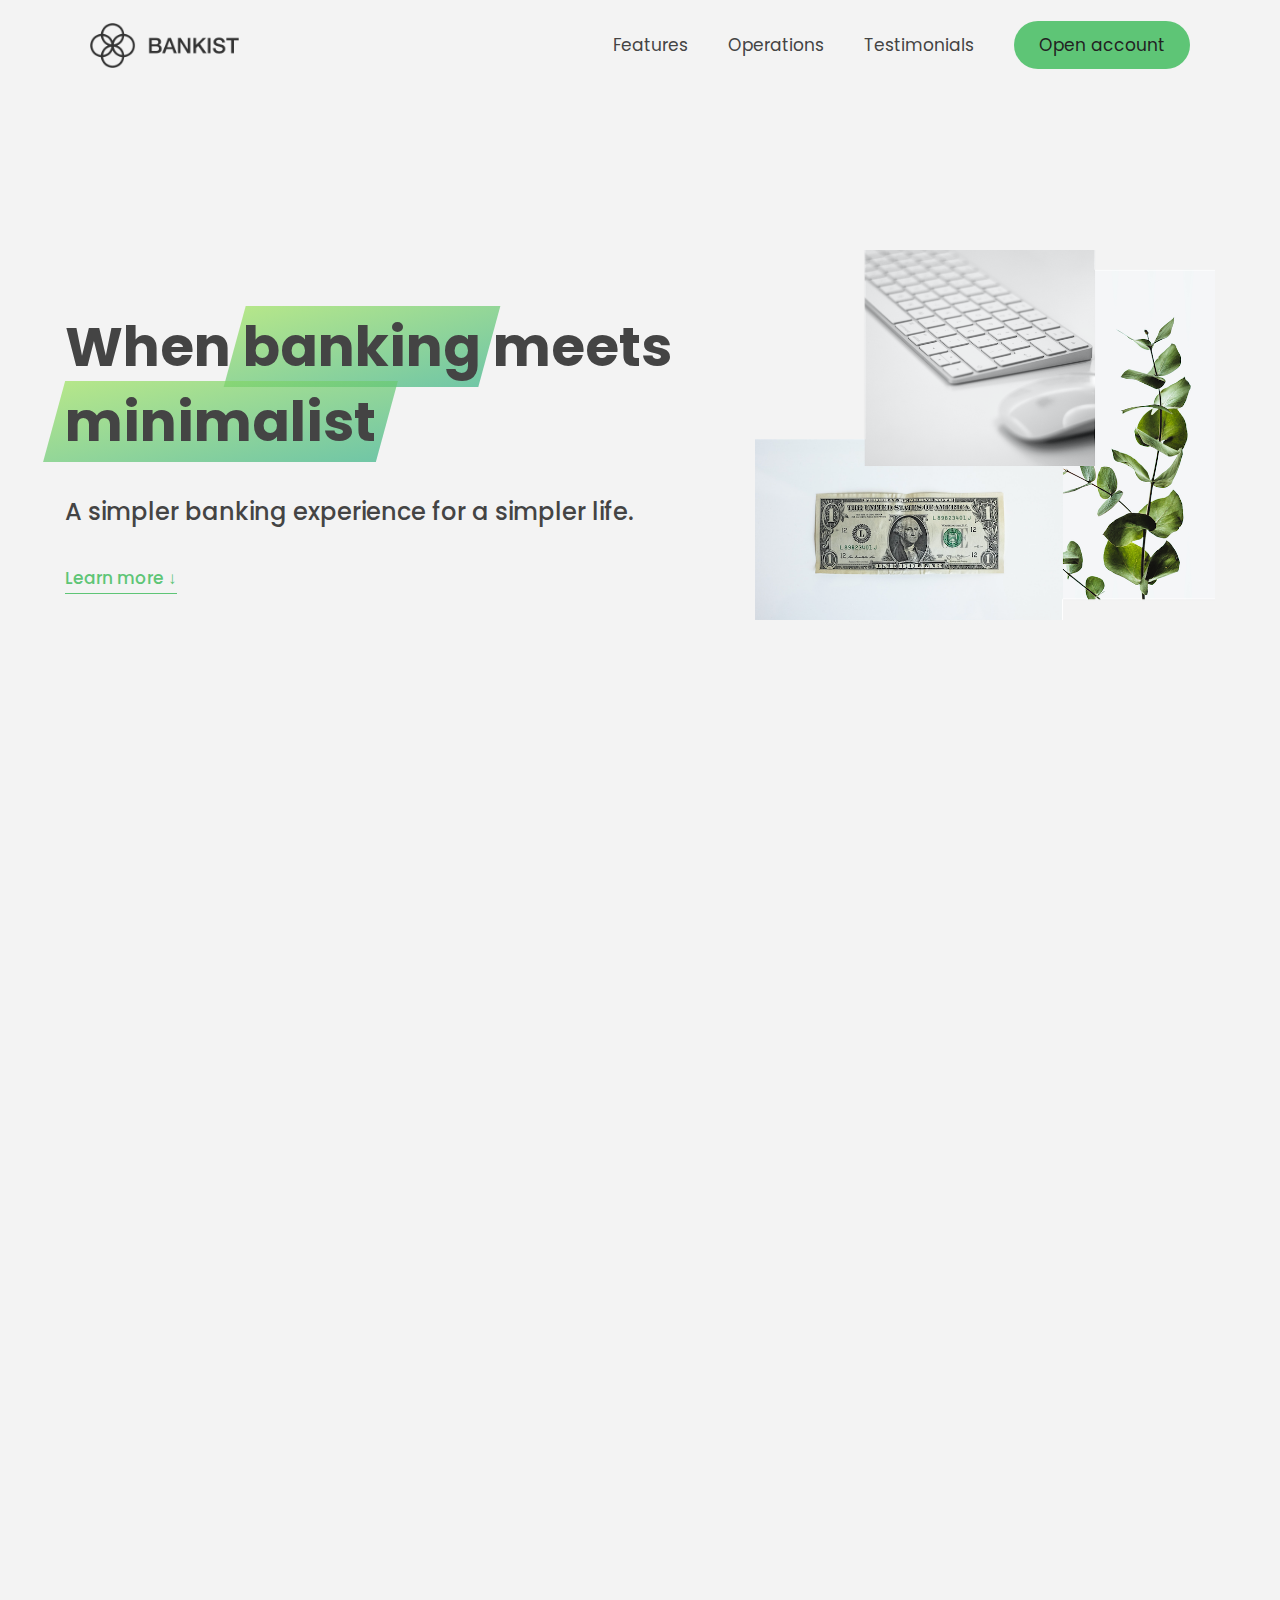
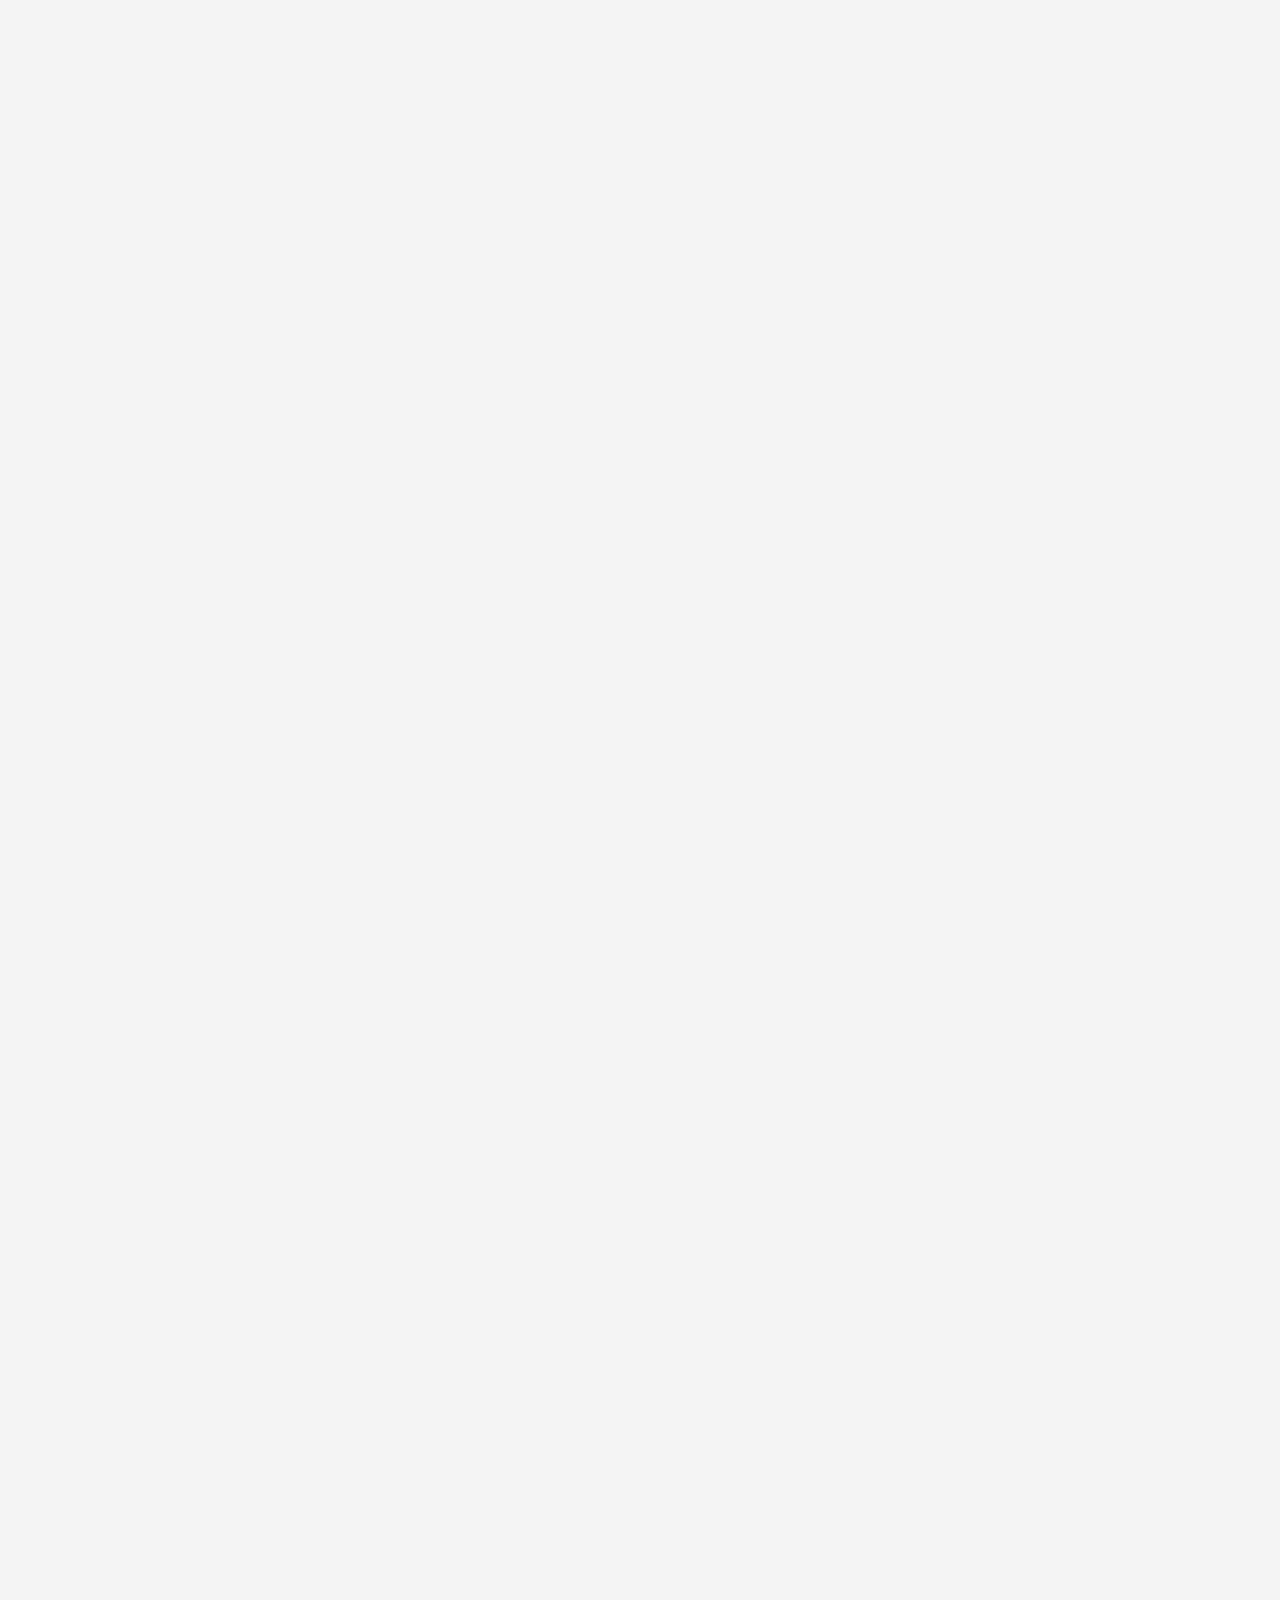
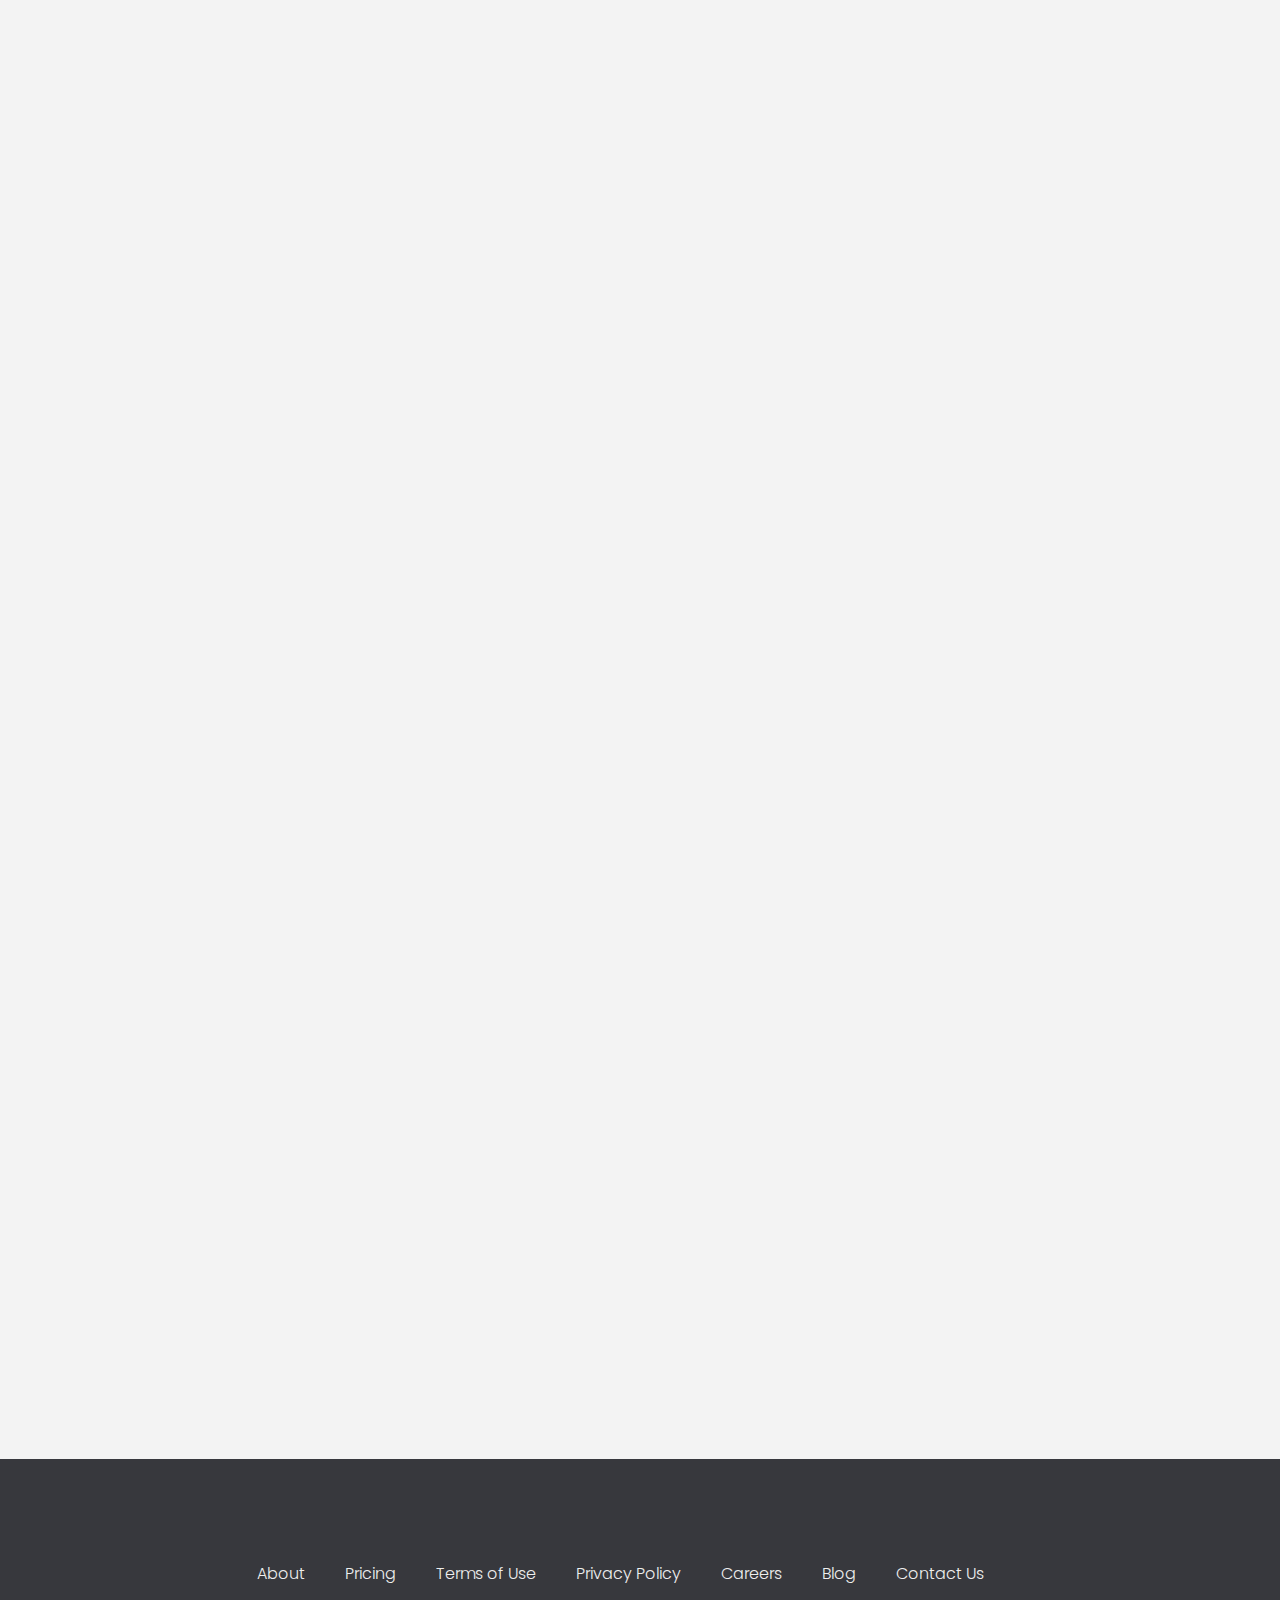
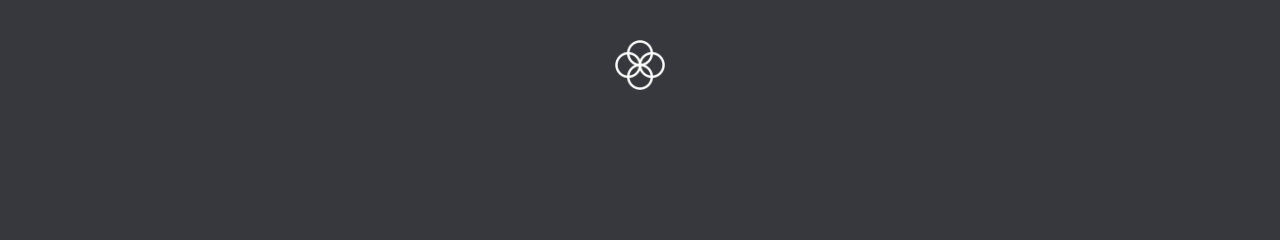
<file: index.html>
<!DOCTYPE html>
<html lang="en">

<head>
  <meta charset="UTF-8" />
  <meta name="viewport" content="width=device-width, initial-scale=1.0" />
  <meta http-equiv="X-UA-Compatible" content="ie=edge" />
  <link rel="shortcut icon" type="image/png" href="img/icon.png" />

  <link href="https://fonts.googleapis.com/css?family=Poppins:300,400,500,600&display=swap" rel="stylesheet" />
  <link rel="stylesheet" href="style.css" />
  <title>Bankist | When Banking meets Minimalist</title>

  <script defer src="script.js"></script>
</head>

<body>
  <header class="header">
    <nav class="nav">
      <img src="img/logo.png" alt="Bankist logo" class="nav__logo" id="logo" designer="Jonas"
        data-version-number="3.0" />
      <ul class="nav__links">
        <li class="nav__item">
          <a class="nav__link" href="#section--1">Features</a>
        </li>
        <li class="nav__item">
          <a class="nav__link" href="#section--2">Operations</a>
        </li>
        <li class="nav__item">
          <a class="nav__link" href="#section--3">Testimonials</a>
        </li>
        <li class="nav__item">
          <a class="nav__link nav__link--btn btn--show-modal" href="#">Open account</a>
        </li>

      </ul>
    </nav>

    <div class="header__title">
      <!-- <h1 onclick="alert('HTML alert')"> -->
      <h1>
        When
        <!-- Green highlight effect -->
        <span class="highlight">banking</span>
        meets<br />
        <span class="highlight">minimalist</span>
      </h1>
      <h4>A simpler banking experience for a simpler life.</h4>
      <button class="btn--text btn--scroll-to">Learn more &DownArrow;</button>
      <img src="img/hero.png" class="header__img" alt="Minimalist bank items" />
    </div>
  </header>

  <section class="section" id="section--1">
    <div class="section__title">
      <h2 class="section__description">Features</h2>
      <h3 class="section__header">
        Everything you need in a modern bank and more.
      </h3>
    </div>

    <div class="features">
      <img src="img/digital-lazy.jpg" data-src="img/digital.jpg" alt="Computer" class="features__img lazy-img" />
      <div class="features__feature">
        <div class="features__icon">
          <svg>
            <use xlink:href="img/icons.svg#icon-monitor"></use>
          </svg>
        </div>
        <h5 class="features__header">100% digital bank</h5>
        <p>
          Lorem ipsum dolor sit amet consectetur adipisicing elit. Unde alias
          sint quos? Accusantium a fugiat porro reiciendis saepe quibusdam
          debitis ducimus.
        </p>
      </div>

      <div class="features__feature">
        <div class="features__icon">
          <svg>
            <use xlink:href="img/icons.svg#icon-trending-up"></use>
          </svg>
        </div>
        <h5 class="features__header">Watch your money grow</h5>
        <p>
          Nesciunt quos autem dolorum voluptates cum dolores dicta fuga
          inventore ab? Nulla incidunt eius numquam sequi iste pariatur
          quibusdam!
        </p>
      </div>
      <img src="img/grow-lazy.jpg" data-src="img/grow.jpg" alt="Plant" class="features__img lazy-img" />

      <img src="img/card-lazy.jpg" data-src="img/card.jpg" alt="Credit card" class="features__img lazy-img" />
      <div class="features__feature">
        <div class="features__icon">
          <svg>
            <use xlink:href="img/icons.svg#icon-credit-card"></use>
          </svg>
        </div>
        <h5 class="features__header">Free debit card included</h5>
        <p>
          Quasi, fugit in cumque cupiditate reprehenderit debitis animi enim
          eveniet consequatur odit quam quos possimus assumenda dicta fuga
          inventore ab.
        </p>
      </div>
    </div>
  </section>

  <section class="section" id="section--2">
    <div class="section__title">
      <h2 class="section__description">Operations</h2>
      <h3 class="section__header">
        Everything as simple as possible, but no simpler.
      </h3>
    </div>

    <div class="operations">
      <div class="operations__tab-container">
        <button class="btn operations__tab operations__tab--1 operations__tab--active" data-tab="1">
          <span>01</span>Instant Transfers
        </button>
        <button class="btn operations__tab operations__tab--2" data-tab="2">
          <span>02</span>Instant Loans
        </button>
        <button class="btn operations__tab operations__tab--3" data-tab="3">
          <span>03</span>Instant Closing
        </button>
      </div>
      <div class="operations__content operations__content--1 operations__content--active">
        <div class="operations__icon operations__icon--1">
          <svg>
            <use xlink:href="img/icons.svg#icon-upload"></use>
          </svg>
        </div>
        <h5 class="operations__header">
          Tranfser money to anyone, instantly! No fees, no BS.
        </h5>
        <p>
          Lorem ipsum dolor sit amet, consectetur adipisicing elit, sed do
          eiusmod tempor incididunt ut labore et dolore magna aliqua. Ut enim
          ad minim veniam, quis nostrud exercitation ullamco laboris nisi ut
          aliquip ex ea commodo consequat.
        </p>
      </div>

      <div class="operations__content operations__content--2">
        <div class="operations__icon operations__icon--2">
          <svg>
            <use xlink:href="img/icons.svg#icon-home"></use>
          </svg>
        </div>
        <h5 class="operations__header">
          Buy a home or make your dreams come true, with instant loans.
        </h5>
        <p>
          Duis aute irure dolor in reprehenderit in voluptate velit esse
          cillum dolore eu fugiat nulla pariatur. Excepteur sint occaecat
          cupidatat non proident, sunt in culpa qui officia deserunt mollit
          anim id est laborum.
        </p>
      </div>
      <div class="operations__content operations__content--3">
        <div class="operations__icon operations__icon--3">
          <svg>
            <use xlink:href="img/icons.svg#icon-user-x"></use>
          </svg>
        </div>
        <h5 class="operations__header">
          No longer need your account? No problem! Close it instantly.
        </h5>
        <p>
          Excepteur sint occaecat cupidatat non proident, sunt in culpa qui
          officia deserunt mollit anim id est laborum. Ut enim ad minim
          veniam, quis nostrud exercitation ullamco laboris nisi ut aliquip ex
          ea commodo consequat.
        </p>
      </div>
    </div>
  </section>

  <section class="section" id="section--3">
    <div class="section__title section__title--testimonials">
      <h2 class="section__description">Not sure yet?</h2>
      <h3 class="section__header">
        Millions of Bankists are already making their lifes simpler.
      </h3>
    </div>

    <div class="slider">
      <div class="slide">
        <div class="testimonial">
          <h5 class="testimonial__header">Best financial decision ever!</h5>
          <blockquote class="testimonial__text">
            Lorem ipsum dolor sit, amet consectetur adipisicing elit.
            Accusantium quas quisquam non? Quas voluptate nulla minima
            deleniti optio ullam nesciunt, numquam corporis et asperiores
            laboriosam sunt, praesentium suscipit blanditiis. Necessitatibus
            id alias reiciendis, perferendis facere pariatur dolore veniam
            autem esse non voluptatem saepe provident nihil molestiae.
          </blockquote>
          <address class="testimonial__author">
            <img src="img/user-1.jpg" alt="" class="testimonial__photo" />
            <h6 class="testimonial__name">Aarav Lynn</h6>
            <p class="testimonial__location">San Francisco, USA</p>
          </address>
        </div>
      </div>

      <div class="slide">
        <div class="testimonial">
          <h5 class="testimonial__header">
            The last step to becoming a complete minimalist
          </h5>
          <blockquote class="testimonial__text">
            Quisquam itaque deserunt ullam, quia ea repellendus provident,
            ducimus neque ipsam modi voluptatibus doloremque, corrupti
            laborum. Incidunt numquam perferendis veritatis neque repellendus.
            Lorem, ipsum dolor sit amet consectetur adipisicing elit. Illo
            deserunt exercitationem deleniti.
          </blockquote>
          <address class="testimonial__author">
            <img src="img/user-2.jpg" alt="" class="testimonial__photo" />
            <h6 class="testimonial__name">Miyah Miles</h6>
            <p class="testimonial__location">London, UK</p>
          </address>
        </div>
      </div>

      <div class="slide">
        <div class="testimonial">
          <h5 class="testimonial__header">
            Finally free from old-school banks
          </h5>
          <blockquote class="testimonial__text">
            Debitis, nihil sit minus suscipit magni aperiam vel tenetur
            incidunt commodi architecto numquam omnis nulla autem,
            necessitatibus blanditiis modi similique quidem. Odio aliquam
            culpa dicta beatae quod maiores ipsa minus consequatur error sunt,
            deleniti saepe aliquid quos inventore sequi. Necessitatibus id
            alias reiciendis, perferendis facere.
          </blockquote>
          <address class="testimonial__author">
            <img src="img/user-3.jpg" alt="" class="testimonial__photo" />
            <h6 class="testimonial__name">Francisco Gomes</h6>
            <p class="testimonial__location">Lisbon, Portugal</p>
          </address>
        </div>
      </div>

      <button class="slider__btn slider__btn--left">&larr;</button>
      <button class="slider__btn slider__btn--right">&rarr;</button>
      <div class="dots"></div>
    </div>
  </section>

  <section class="section section--sign-up">
    <div class="section__title">
      <h3 class="section__header">
        The best day to join Bankist was one year ago. The second best is
        today!
      </h3>
    </div>
    <button class="btn btn--show-modal">Open your free account today!</button>
  </section>

  <footer class="footer">
    <ul class="footer__nav">
      <li class="footer__item">
        <a class="footer__link" href="#">About</a>
      </li>
      <li class="footer__item">
        <a class="footer__link" href="#">Pricing</a>
      </li>
      <li class="footer__item">
        <a class="footer__link" href="#">Terms of Use</a>
      </li>
      <li class="footer__item">
        <a class="footer__link" href="#">Privacy Policy</a>
      </li>
      <li class="footer__item">
        <a class="footer__link" href="#">Careers</a>
      </li>
      <li class="footer__item">
        <a class="footer__link" href="#">Blog</a>
      </li>
      <li class="footer__item">
        <a class="footer__link" href="#">Contact Us</a>
      </li>
    </ul>
    <img src="img/icon.png" alt="Logo" class="footer__logo" />

  </footer>

  <div class="modal hidden">
    <button class="btn--close-modal">&times;</button>
    <h2 class="modal__header">
      Open your bank account <br />
      in just <span class="highlight">5 minutes</span>
    </h2>
    <form class="modal__form">
      <label>First Name</label>
      <input type="text" />
      <label>Last Name</label>
      <input type="text" />
      <label>Email Address</label>
      <input type="email" />
      <button class="btn">Next step &rarr;</button>
    </form>
  </div>
  <div class="overlay hidden"></div>

  <!-- <script src="script.js"></script> -->
</body>

</html>
</file>
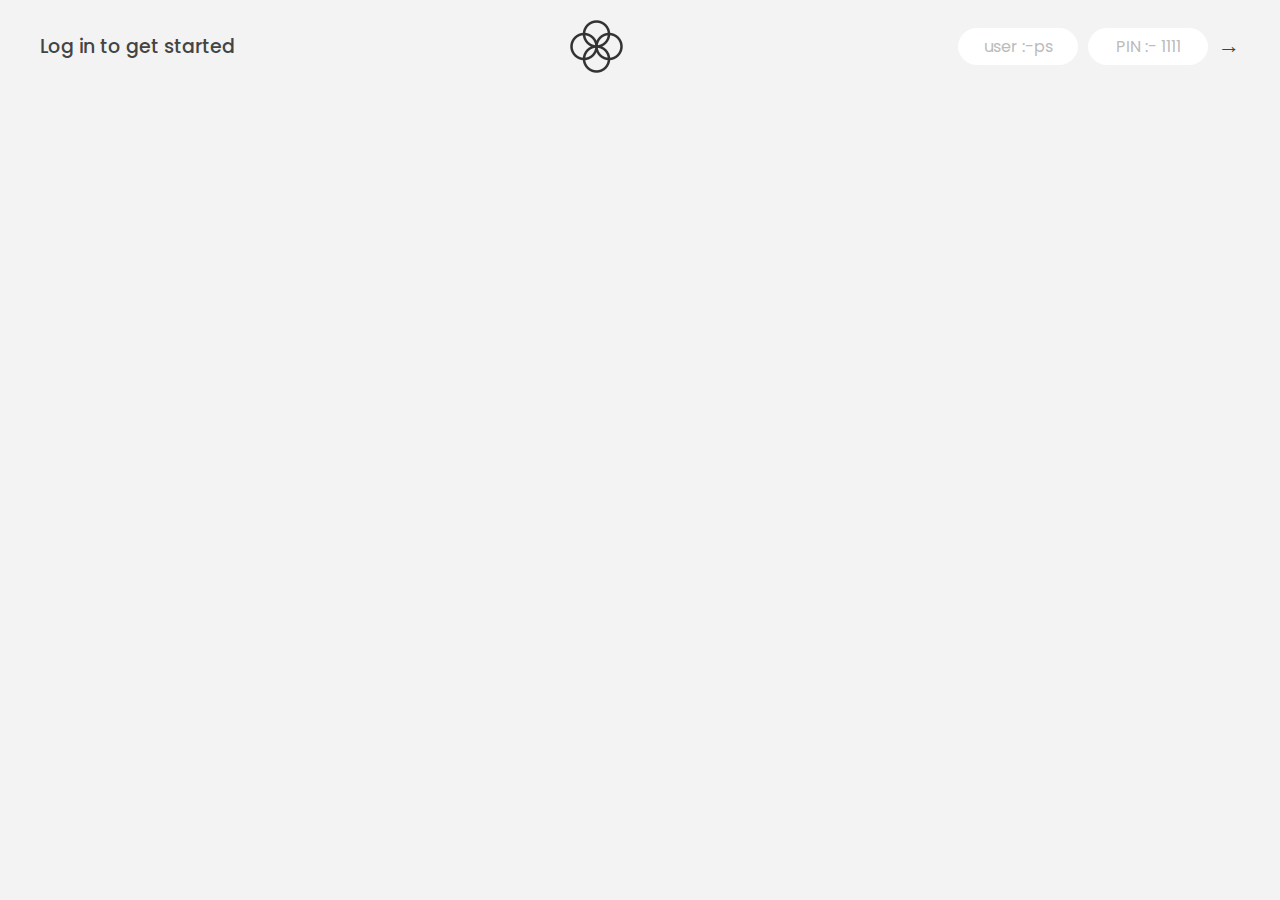
<file: Transaction web page/main.html>
<!DOCTYPE html>
<html lang="en">

<head>
  <meta charset="UTF-8" />
  <meta name="viewport" content="width=device-width, initial-scale=1.0" />
  <meta http-equiv="X-UA-Compatible" content="ie=edge" />
  <link rel="shortcut icon" type="image/png" href="/icon.png" />

  <link href="https://fonts.googleapis.com/css?family=Poppins:400,500,600&display=swap" rel="stylesheet" />

  <link rel="stylesheet" href="style.css" />
  <title>Bankist</title>
</head>

<body>
  <!-- TOP NAVIGATION -->
  <nav>
    <p class="welcome">Log in to get started</p>
    <img src="logo.png" alt="Logo" class="logo" />
    <form class="login">
      <input type="text" placeholder="user :-ps" class="login__input login__input--user" />
      <!-- In practice, use type="password" -->
      <input type="text" placeholder="PIN :- 1111" maxlength="4" class="login__input login__input--pin" />
      <button class="login__btn">&rarr;</button>
    </form>
  </nav>

  <main class="app">
    <!-- BALANCE -->
    <div class="balance">
      <div>
        <p class="balance__label">Current balance</p>
        <p class="balance__date">
          As of <span class="date">05/03/2037</span>
        </p>
      </div>
      <p class="balance__value">0000€</p>
    </div>

    <!-- MOVEMENTS -->
    <div class="movements">
      <div class="movements__row">
        <div class="movements__type movements__type--deposit">2 deposit</div>
        <div class="movements__date">3 days ago</div>
        <div class="movements__value">4 000€</div>
      </div>
      <div class="movements__row">
        <div class="movements__type movements__type--withdrawal">
          1 withdrawal
        </div>
        <div class="movements__date">24/01/2037</div>
        <div class="movements__value">-378€</div>
      </div>
    </div>

    <!-- SUMMARY -->
    <div class="summary">
      <p class="summary__label">In</p>
      <p class="summary__value summary__value--in">0000€</p>
      <p class="summary__label">Out</p>
      <p class="summary__value summary__value--out">0000€</p>
      <p class="summary__label">Interest</p>
      <p class="summary__value summary__value--interest">0000€</p>
      <button class="btn--sort">&downarrow; SORT</button>
    </div>

    <!-- OPERATION: TRANSFERS -->
    <div class="operation operation--transfer">
      <h2>Transfer money</h2>
      <form class="form form--transfer">
        <input type="text" class="form__input form__input--to" />
        <input type="number" class="form__input form__input--amount" />
        <button class="form__btn form__btn--transfer">&rarr;</button>
        <label class="form__label">Transfer to</label>
        <label class="form__label">Amount</label>
      </form>
    </div>

    <!-- OPERATION: LOAN -->
    <div class="operation operation--loan">
      <h2>Request loan</h2>
      <form class="form form--loan">
        <input type="number" class="form__input form__input--loan-amount" />
        <button class="form__btn form__btn--loan">&rarr;</button>
        <label class="form__label form__label--loan">Amount</label>
      </form>
    </div>

    <!-- OPERATION: CLOSE -->
    <div class="operation operation--close">
      <h2>Close account</h2>
      <form class="form form--close">
        <input type="text" class="form__input form__input--user" />
        <input type="password" maxlength="6" class="form__input form__input--pin" />
        <button class="form__btn form__btn--close">&rarr;</button>
        <label class="form__label">Confirm user</label>
        <label class="form__label">Confirm PIN</label>
      </form>
    </div>

    <!-- LOGOUT TIMER -->
    <p class="logout-timer">
      You will be logged out in <span class="timer">05:00</span>
    </p>
  </main>


  <script src="script.js"></script>
</body>

</html>
</file>
<file: style.css>
/* The page is NOT responsive. You can implement responsiveness yourself if you wanna have some fun 😃 */

:root {
  --color-primary: #5ec576;
  --color-secondary: #ffcb03;
  --color-tertiary: #ff585f;
  --color-primary-darker: #4bbb7d;
  --color-secondary-darker: #ffbb00;
  --color-tertiary-darker: #fd424b;
  --color-primary-opacity: #5ec5763a;
  --color-secondary-opacity: #ffcd0331;
  --color-tertiary-opacity: #ff58602d;
  --gradient-primary: linear-gradient(to top left, #39b385, #9be15d);
  --gradient-secondary: linear-gradient(to top left, #ffb003, #ffcb03);
}

* {
  margin: 0;
  padding: 0;
  box-sizing: inherit;
}

html {
  font-size: 62.5%;
  box-sizing: border-box;
}

body {
  font-family: 'Poppins', sans-serif;
  font-weight: 300;
  color: #444;
  line-height: 1.9;
  background-color: #f3f3f3;
}

/* GENERAL ELEMENTS */
.section {
  padding: 15rem 3rem;
  border-top: 1px solid #ddd;

  transition: transform 1s, opacity 1s;
}

.section--hidden {
  opacity: 0;
  transform: translateY(8rem);
}

.section__title {
  max-width: 80rem;
  margin: 0 auto 8rem auto;
}

.section__description {
  font-size: 1.8rem;
  font-weight: 600;
  text-transform: uppercase;
  color: var(--color-primary);
  margin-bottom: 1rem;
}

.section__header {
  font-size: 4rem;
  line-height: 1.3;
  font-weight: 500;
}

.btn {
  display: inline-block;
  background-color: var(--color-primary);
  font-size: 1.6rem;
  font-family: inherit;
  font-weight: 500;
  border: none;
  padding: 1.25rem 4.5rem;
  border-radius: 10rem;
  cursor: pointer;
  transition: all 0.3s;
}

.btn:hover {
  background-color: var(--color-primary-darker);
}

.btn--text {
  display: inline-block;
  background: none;
  font-size: 1.7rem;
  font-family: inherit;
  font-weight: 500;
  color: var(--color-primary);
  border: none;
  border-bottom: 1px solid currentColor;
  padding-bottom: 2px;
  cursor: pointer;
  transition: all 0.3s;
}

p {
  color: #666;
}

/* This is BAD for accessibility! Don't do in the real world! */
button:focus {
  outline: none;
}

img {
  transition: filter 0.5s;
}

.lazy-img {
  filter: blur(20px);
}

/* NAVIGATION */
.nav {
  display: flex;
  justify-content: space-between;
  align-items: center;
  height: 9rem;
  width: 100%;
  padding: 0 6rem;
  z-index: 100;
}

/* nav and stickly class at the same time */
.nav.sticky {
  position: fixed;
  background-color: rgba(255, 255, 255, 0.95);
}

.nav__logo {
  height: 4.5rem;
  transition: all 0.3s;
}

.nav__links {
  display: flex;
  align-items: center;
  list-style: none;
}

.nav__item {
  margin-left: 4rem;
}

.nav__link:link,
.nav__link:visited {
  font-size: 1.7rem;
  font-weight: 400;
  color: inherit;
  text-decoration: none;
  display: block;
  transition: all 0.3s;
}

.nav__link--btn:link,
.nav__link--btn:visited {
  padding: 0.8rem 2.5rem;
  border-radius: 3rem;
  background-color: var(--color-primary);
  color: #222;
}

.nav__link--btn:hover,
.nav__link--btn:active {
  color: inherit;
  background-color: var(--color-primary-darker);
  color: #333;
}

/* HEADER */
.header {
  padding: 0 3rem;
  height: 100vh;
  display: flex;
  flex-direction: column;
  align-items: center;
}

.header__title {
  flex: 1;

  max-width: 115rem;
  display: grid;
  grid-template-columns: 3fr 2fr;
  row-gap: 3rem;
  align-content: center;
  justify-content: center;

  align-items: start;
  justify-items: start;
}

h1 {
  font-size: 5.5rem;
  line-height: 1.35;
}

h4 {
  font-size: 2.4rem;
  font-weight: 500;
}

.header__img {
  width: 100%;
  grid-column: 2 / 3;
  grid-row: 1 / span 4;
  transform: translateY(-6rem);
}

.highlight {
  position: relative;
}

.highlight::after {
  display: block;
  content: '';
  position: absolute;
  bottom: 0;
  left: 0;
  height: 100%;
  width: 100%;
  z-index: -1;
  opacity: 0.7;
  transform: scale(1.07, 1.05) skewX(-15deg);
  background-image: var(--gradient-primary);
}

/* FEATURES */
.features {
  display: grid;
  grid-template-columns: 1fr 1fr;
  gap: 4rem;
  margin: 0 12rem;
}

.features__img {
  width: 100%;
}

.features__feature {
  align-self: center;
  justify-self: center;
  width: 70%;
  font-size: 1.5rem;
}

.features__icon {
  display: flex;
  align-items: center;
  justify-content: center;
  background-color: var(--color-primary-opacity);
  height: 5.5rem;
  width: 5.5rem;
  border-radius: 50%;
  margin-bottom: 2rem;
}

.features__icon svg {
  height: 2.5rem;
  width: 2.5rem;
  fill: var(--color-primary);
}

.features__header {
  font-size: 2rem;
  margin-bottom: 1rem;
}

/* OPERATIONS */
.operations {
  max-width: 100rem;
  margin: 12rem auto 0 auto;

  background-color: #fff;
}

.operations__tab-container {
  display: flex;
  justify-content: center;
}

.operations__tab {
  margin-right: 2.5rem;
  transform: translateY(-50%);
}

.operations__tab span {
  margin-right: 1rem;
  font-weight: 600;
  display: inline-block;
}

.operations__tab--1 {
  background-color: var(--color-secondary);
}

.operations__tab--1:hover {
  background-color: var(--color-secondary-darker);
}

.operations__tab--3 {
  background-color: var(--color-tertiary);
  margin: 0;
}

.operations__tab--3:hover {
  background-color: var(--color-tertiary-darker);
}

.operations__tab--active {
  transform: translateY(-66%);
}

.operations__content {
  display: none;

  /* JUST PRESENTATIONAL */
  font-size: 1.7rem;
  padding: 2.5rem 7rem 6.5rem 7rem;
}

.operations__content--active {
  display: grid;
  grid-template-columns: 7rem 1fr;
  column-gap: 3rem;
  row-gap: 0.5rem;
}

.operations__header {
  font-size: 2.25rem;
  font-weight: 500;
  align-self: center;
}

.operations__icon {
  display: flex;
  align-items: center;
  justify-content: center;
  height: 7rem;
  width: 7rem;
  border-radius: 50%;
}

.operations__icon svg {
  height: 2.75rem;
  width: 2.75rem;
}

.operations__content p {
  grid-column: 2;
}

.operations__icon--1 {
  background-color: var(--color-secondary-opacity);
}

.operations__icon--2 {
  background-color: var(--color-primary-opacity);
}

.operations__icon--3 {
  background-color: var(--color-tertiary-opacity);
}

.operations__icon--1 svg {
  fill: var(--color-secondary-darker);
}

.operations__icon--2 svg {
  fill: var(--color-primary);
}

.operations__icon--3 svg {
  fill: var(--color-tertiary);
}

/* SLIDER */
.slider {
  max-width: 100rem;
  height: 50rem;
  margin: 0 auto;
  position: relative;

  /* IN THE END */
  overflow: hidden;
}

.slide {
  position: absolute;
  top: 0;
  width: 100%;
  height: 50rem;

  display: flex;
  align-items: center;
  justify-content: center;

  /* THIS creates the animation! */
  transition: transform 1s;
}

.slide>img {
  /* Only for images that have different size than slide */
  width: 100%;
  height: 100%;
  object-fit: cover;
}

.slider__btn {
  position: absolute;
  top: 50%;
  z-index: 10;

  border: none;
  background: rgba(255, 255, 255, 0.7);
  font-family: inherit;
  color: #333;
  border-radius: 50%;
  height: 5.5rem;
  width: 5.5rem;
  font-size: 3.25rem;
  cursor: pointer;
}

.slider__btn--left {
  left: 6%;
  transform: translate(-50%, -50%);
}

.slider__btn--right {
  right: 6%;
  transform: translate(50%, -50%);
}

.dots {
  position: absolute;
  bottom: 5%;
  left: 50%;
  transform: translateX(-50%);
  display: flex;
}

.dots__dot {
  border: none;
  background-color: #b9b9b9;
  opacity: 0.7;
  height: 1rem;
  width: 1rem;
  border-radius: 50%;
  margin-right: 1.75rem;
  cursor: pointer;
  transition: all 0.5s;

  /* Only necessary when overlying images */
  /* box-shadow: 0 0.6rem 1.5rem rgba(0, 0, 0, 0.7); */
}

.dots__dot:last-child {
  margin: 0;
}

.dots__dot--active {
  /* background-color: #fff; */
  background-color: #888;
  opacity: 1;
}

/* TESTIMONIALS */
.testimonial {
  width: 65%;
  position: relative;
}

.testimonial::before {
  content: '\201C';
  position: absolute;
  top: -5.7rem;
  left: -6.8rem;
  line-height: 1;
  font-size: 20rem;
  font-family: inherit;
  color: var(--color-primary);
  z-index: -1;
}

.testimonial__header {
  font-size: 2.25rem;
  font-weight: 500;
  margin-bottom: 1.5rem;
}

.testimonial__text {
  font-size: 1.7rem;
  margin-bottom: 3.5rem;
  color: #666;
}

.testimonial__author {
  margin-left: 3rem;
  font-style: normal;

  display: grid;
  grid-template-columns: 6.5rem 1fr;
  column-gap: 2rem;
}

.testimonial__photo {
  grid-row: 1 / span 2;
  width: 6.5rem;
  border-radius: 50%;
}

.testimonial__name {
  font-size: 1.7rem;
  font-weight: 500;
  align-self: end;
  margin: 0;
}

.testimonial__location {
  font-size: 1.5rem;
}

.section__title--testimonials {
  margin-bottom: 4rem;
}

/* SIGNUP */
.section--sign-up {
  background-color: #37383d;
  border-top: none;
  border-bottom: 1px solid #444;
  text-align: center;
  padding: 10rem 3rem;
}

.section--sign-up .section__header {
  color: #fff;
  text-align: center;
}

.section--sign-up .section__title {
  margin-bottom: 6rem;
}

.section--sign-up .btn {
  font-size: 1.9rem;
  padding: 2rem 5rem;
}

/* FOOTER */
.footer {
  padding: 10rem 3rem;
  background-color: #37383d;
}

.footer__nav {
  list-style: none;
  display: flex;
  justify-content: center;
  margin-bottom: 5rem;
}

.footer__item {
  margin-right: 4rem;
}

.footer__link {
  font-size: 1.6rem;
  color: #eee;
  text-decoration: none;
}

.footer__logo {
  height: 5rem;
  display: block;
  margin: 0 auto;
  margin-bottom: 5rem;
}

.footer__copyright {
  font-size: 1.4rem;
  color: #aaa;
  text-align: center;
}

.footer__copyright .footer__link {
  font-size: 1.4rem;
}

/* MODAL WINDOW */
.modal {
  position: fixed;
  top: 50%;
  left: 50%;
  transform: translate(-50%, -50%);
  max-width: 60rem;
  background-color: #f3f3f3;
  padding: 5rem 6rem;
  box-shadow: 0 4rem 6rem rgba(0, 0, 0, 0.3);
  z-index: 1000;
  transition: all 0.5s;
}

.overlay {
  position: fixed;
  top: 0;
  left: 0;
  width: 100%;
  height: 100%;
  background-color: rgba(0, 0, 0, 0.5);
  backdrop-filter: blur(4px);
  z-index: 100;
  transition: all 0.5s;
}

.modal__header {
  font-size: 3.25rem;
  margin-bottom: 4.5rem;
  line-height: 1.5;
}

.modal__form {
  margin: 0 3rem;
  display: grid;
  grid-template-columns: 1fr 2fr;
  align-items: center;
  gap: 2.5rem;
}

.modal__form label {
  font-size: 1.7rem;
  font-weight: 500;
}

.modal__form input {
  font-size: 1.7rem;
  padding: 1rem 1.5rem;
  border: 1px solid #ddd;
  border-radius: 0.5rem;
}

.modal__form button {
  grid-column: 1 / span 2;
  justify-self: center;
  margin-top: 1rem;
}

.btn--close-modal {
  font-family: inherit;
  color: inherit;
  position: absolute;
  top: 0.5rem;
  right: 2rem;
  font-size: 4rem;
  cursor: pointer;
  border: none;
  background: none;
}

.hidden {
  visibility: hidden;
  opacity: 0;
}

/* COOKIE MESSAGE */
.cookie-message {
  display: flex;
  align-items: center;
  justify-content: space-evenly;
  width: 100%;
  background-color: white;
  color: #bbb;
  font-size: 1.5rem;
  font-weight: 400;
}
</file>
<file: Transaction web page/style.css>
/*
 * Use this CSS to learn some intersting techniques,
 * in case you're wondering how I built the UI.
 * Have fun! 😁
 */

* {
  margin: 0;
  padding: 0;
  box-sizing: inherit;
}

html {
  font-size: 62.5%;
  box-sizing: border-box;
}

body {
  font-family: 'Poppins', sans-serif;
  color: #444;
  background-color: #f3f3f3;
  height: 100vh;
  padding: 2rem;
}

nav {
  display: flex;
  justify-content: space-between;
  align-items: center;
  padding: 0 2rem;
}

.welcome {
  font-size: 1.9rem;
  font-weight: 500;
}

.logo {
  height: 5.25rem;
}

.login {
  display: flex;
}

.login__input {
  border: none;
  padding: 0.5rem 2rem;
  font-size: 1.6rem;
  font-family: inherit;
  text-align: center;
  width: 12rem;
  border-radius: 10rem;
  margin-right: 1rem;
  color: inherit;
  border: 1px solid #fff;
  transition: all 0.3s;
}

.login__input:focus {
  outline: none;
  border: 1px solid #ccc;
}

.login__input::placeholder {
  color: #bbb;
}

.login__btn {
  border: none;
  background: none;
  font-size: 2.2rem;
  color: inherit;
  cursor: pointer;
  transition: all 0.3s;
}

.login__btn:hover,
.login__btn:focus,
.btn--sort:hover,
.btn--sort:focus {
  outline: none;
  color: #777;
}

/* MAIN */
.app {
  position: relative;
  max-width: 100rem;
  margin: 4rem auto;
  display: grid;
  grid-template-columns: 4fr 3fr;
  grid-template-rows: auto repeat(3, 15rem) auto;
  gap: 2rem;

  /* NOTE This creates the fade in/out anumation */
  opacity: 0;
  transition: all 1s;
}

.balance {
  grid-column: 1 / span 2;
  display: flex;
  align-items: flex-end;
  justify-content: space-between;
  margin-bottom: 2rem;
}

.balance__label {
  font-size: 2.2rem;
  font-weight: 500;
  margin-bottom: -0.2rem;
}

.balance__date {
  font-size: 1.4rem;
  color: #888;
}

.balance__value {
  font-size: 4.5rem;
  font-weight: 400;
}

/* MOVEMENTS */
.movements {
  grid-row: 2 / span 3;
  background-color: #fff;
  border-radius: 1rem;
  overflow: scroll;
}

.movements__row {
  padding: 2.25rem 4rem;
  display: flex;
  align-items: center;
  border-bottom: 1px solid #eee;
}

.movements__type {
  font-size: 1.1rem;
  text-transform: uppercase;
  font-weight: 500;
  color: #fff;
  padding: 0.1rem 1rem;
  border-radius: 10rem;
  margin-right: 2rem;
}

.movements__date {
  font-size: 1.1rem;
  text-transform: uppercase;
  font-weight: 500;
  color: #666;
}

.movements__type--deposit {
  background-image: linear-gradient(to top left, #39b385, #9be15d);
}

.movements__type--withdrawal {
  background-image: linear-gradient(to top left, #e52a5a, #ff585f);
}

.movements__value {
  font-size: 1.7rem;
  margin-left: auto;
}

/* SUMMARY */
.summary {
  grid-row: 5 / 6;
  display: flex;
  align-items: baseline;
  padding: 0 0.3rem;
  margin-top: 1rem;
}

.summary__label {
  font-size: 1.2rem;
  font-weight: 500;
  text-transform: uppercase;
  margin-right: 0.8rem;
}

.summary__value {
  font-size: 2.2rem;
  margin-right: 2.5rem;
}

.summary__value--in,
.summary__value--interest {
  color: #66c873;
}

.summary__value--out {
  color: #f5465d;
}

.btn--sort {
  margin-left: auto;
  border: none;
  background: none;
  font-size: 1.3rem;
  font-weight: 500;
  cursor: pointer;
}

/* OPERATIONS */
.operation {
  border-radius: 1rem;
  padding: 3rem 4rem;
  color: #333;
}

.operation--transfer {
  background-image: linear-gradient(to top left, #ffb003, #ffcb03);
}

.operation--loan {
  background-image: linear-gradient(to top left, #39b385, #9be15d);
}

.operation--close {
  background-image: linear-gradient(to top left, #e52a5a, #ff585f);
}

h2 {
  margin-bottom: 1.5rem;
  font-size: 1.7rem;
  font-weight: 600;
  color: #333;
}

.form {
  display: grid;
  grid-template-columns: 2.5fr 2.5fr 1fr;
  grid-template-rows: auto auto;
  gap: 0.4rem 1rem;
}

/* Exceptions for interst */
.form.form--loan {
  grid-template-columns: 2.5fr 1fr 2.5fr;
}

.form__label--loan {
  grid-row: 2;
}

/* End exceptions */

.form__input {
  width: 100%;
  border: none;
  background-color: rgba(255, 255, 255, 0.4);
  font-family: inherit;
  font-size: 1.5rem;
  text-align: center;
  color: #333;
  padding: 0.3rem 1rem;
  border-radius: 0.7rem;
  transition: all 0.3s;
}

.form__input:focus {
  outline: none;
  background-color: rgba(255, 255, 255, 0.6);
}

.form__label {
  font-size: 1.3rem;
  text-align: center;
}

.form__btn {
  border: none;
  border-radius: 0.7rem;
  font-size: 1.8rem;
  background-color: #fff;
  cursor: pointer;
  transition: all 0.3s;
}

.form__btn:focus {
  outline: none;
  background-color: rgba(255, 255, 255, 0.8);
}

.logout-timer {
  padding: 0 0.3rem;
  margin-top: 1.9rem;
  text-align: right;
  font-size: 1.25rem;
}

.timer {
  font-weight: 600;
}
</file>
